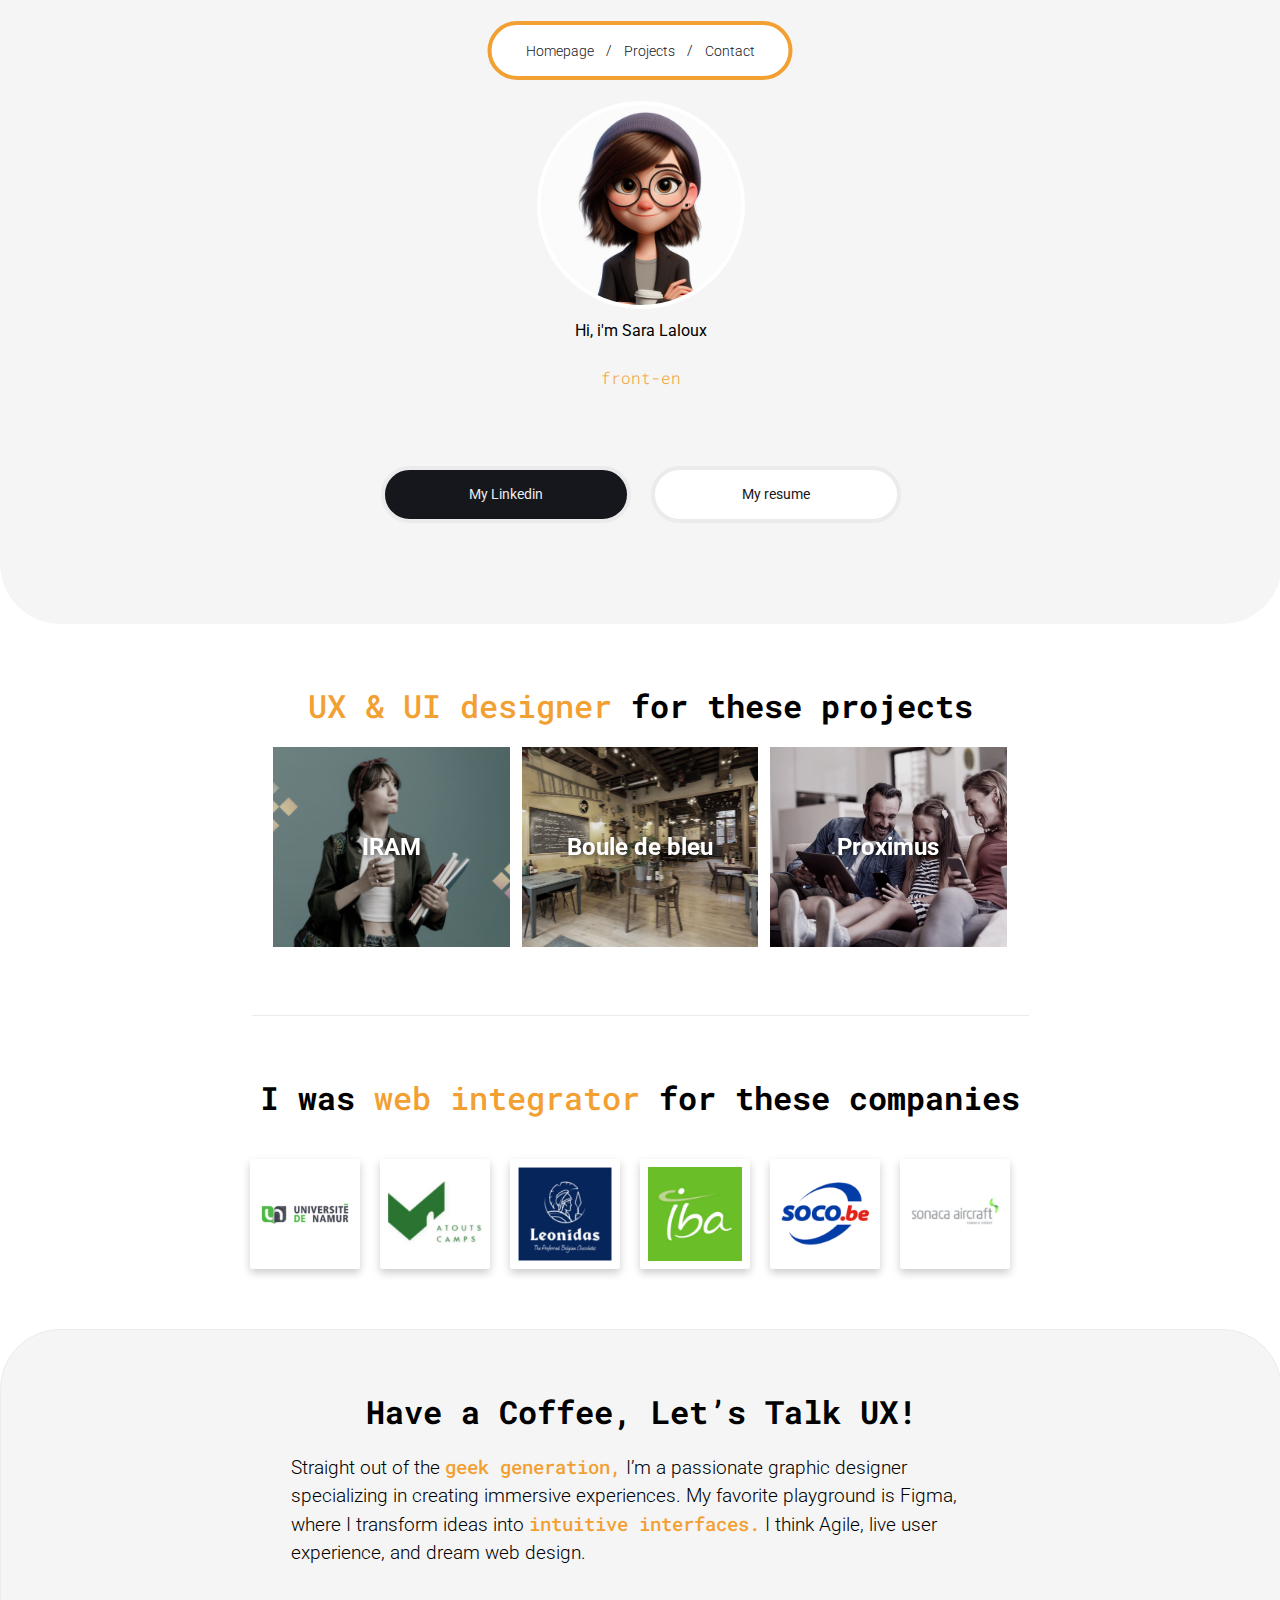
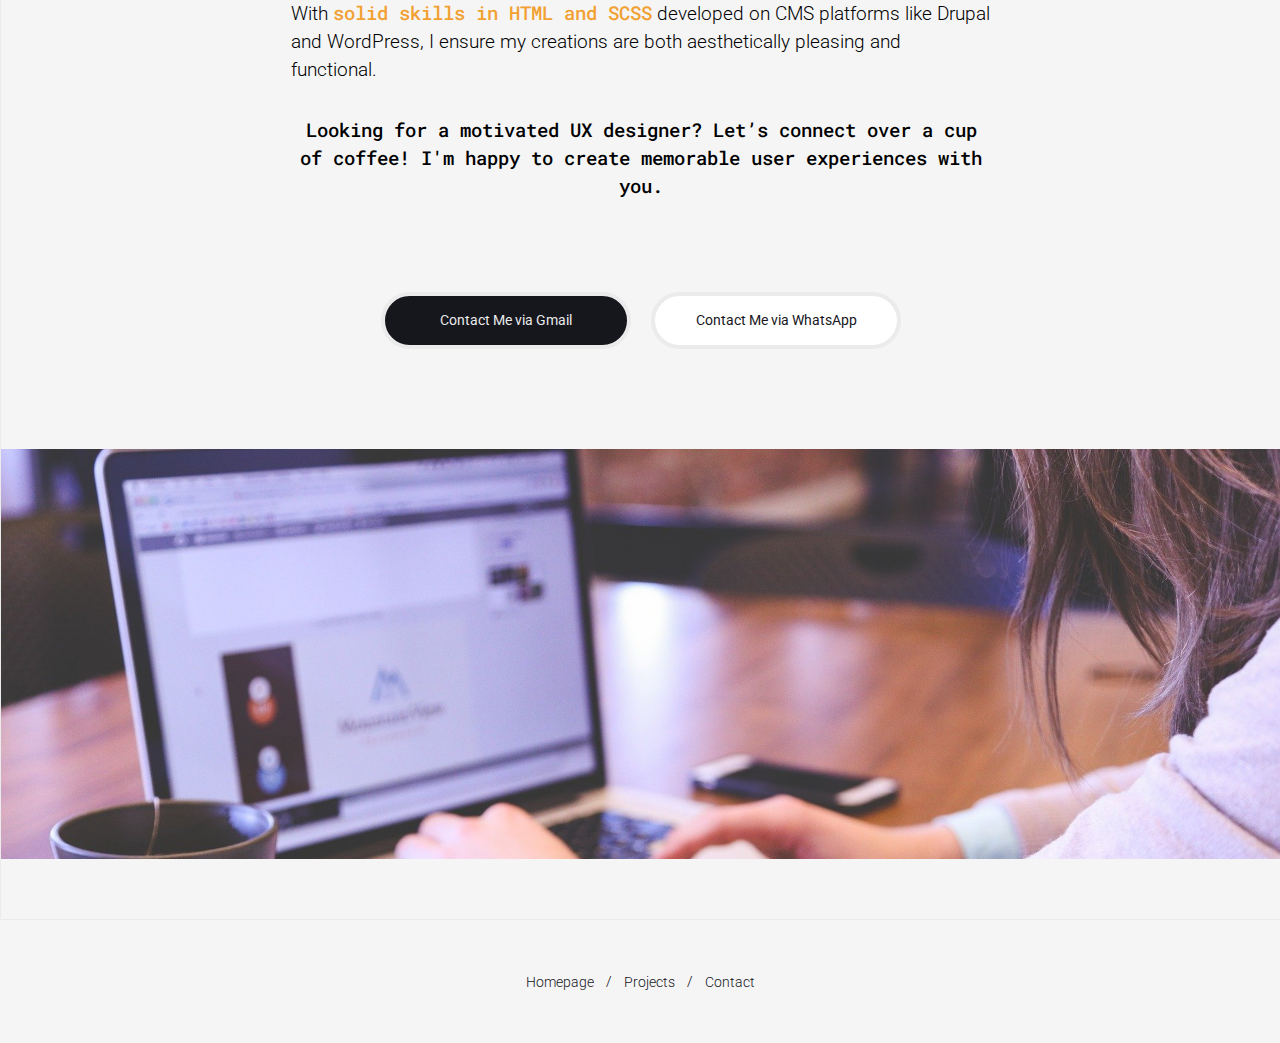
<file: index.html>
<!DOCTYPE html>
<html lang="en">
<head>
    <meta charset="UTF-8">
    <meta name="viewport" content="width=device-width, initial-scale=1.0">
    <link rel="stylesheet" href="./src/styles/stylesheets/styles.css">
    <title>Sara Laloux - Portfolio</title>
</head>
<body>
   
    <header id="homepage">
        <div class="container">
            <nav>
                <div class="nav header-nav">
                    <ul>
                        <li><a href="#homepage">Homepage</a></li>
                        <li><span>/</span></li>
                        <li><a href="#projects">Projects</a></li>
                        <li><span>/</span></li>
                        <li><a href="#contact">Contact</a></li>
                    </ul>
                </div>
            </nav>
        </div>

        <div class="hero">
            <div class="container">
                <div class="portrait"></div>
                <h1>Hi, i'm Sara Laloux</h1>
                <div class="hero__content__ityped">
                    <p><span class="typed-text" id="typed-text"></span></p>
                </div>
                <div class="container-buttons">
                    <a class="button dark" href="https://www.linkedin.com/in/saralaloux/">My Linkedin</a>
                    <a class="button light" id="resumeButton">My resume</a>
                </div>
                <div class="div-contain"  id="projects"></div>
            </div>
        </div>
    </header>
    <main>
        <section class="projects">
            <div class="container">
                <h2><span class="orange">UX & UI designer</span> for these projects</h2>
                <div class="projects__details">
                    <div class="projects__details__container">
                        <a href="iram-detail.html" class="card-link iram">          
                            <h3>IRAM</h3>
                            <img src="./src/assets/iram.jpg" alt="Image d'une étudiante">
                        </a>
                    </div>  
                    <div class="projects__details__container">
                        <div class="infos">
                        </div>
                        <a href="bdb-detail.html" class="card-link bdb">
                            <h3>Boule de bleu</h3>
                            <img src="./src/assets/aperos.jpg" alt="Image de restaurant">
                        </a>
                    </div> 
                    <div class="projects__details__container">
                        <div class="infos">
                        </div>
                        <a href="proximus-detail.html" class="card-link proximus">
                            <h3>Proximus</h3>
                            <img src="./src/assets/proximus.jpg" alt="image d'une famille">
                        </a>
                    </div> 
                    <!-- <div class="projects__details__container">
                        <div class="infos">
                        </div>
                        <a href="persona-detail.html" class="card-link proximus">
                            <h3>Proximus</h3>
                            <img src="./src/assets/proximus.jpg" alt="image d'une famille">
                        </a>
                    </div>  -->
                </div>
            </div>
        </section>
        <section class="company">
            <div class="container">
                <h2>I was <span class="orange">web integrator</span> for these companies</h2>
                <div class="company__logos">
                    <a href="https://www.unamur.be/fr" class="company__logos__container" target="_blank"><img src="./src/assets/logo-unamur.png" alt="logo unamur"></a>
                    <a href="https://www.atoutscamps.be/" class="company__logos__container" target="_blank"><img src="./src/assets/logo-atoutcamp.png" alt="logo atoutscamps"></a>
                    <a href="https://www.leonidas.com/be_fr" class="company__logos__container" target="_blank"><img  src="./src/assets/logo-leonidas.png" alt="logo Leonidas"></a>
                    <a href="https://www.campus-iba.com/resources-center" class="company__logos__container" target="_blank"><img src="./src/assets/logo-iba.png" alt="logo iba"></a>
                    <a href="https://soco.be/fr" class="company__logos__container" target="_blank"><img src="./src/assets/logo-soco.png" alt="logo soco"></a>
                    <a href="https://www.sonaca-aircraft.com/" class="company__logos__container" target="_blank"><img src="./src/assets/logo-sonaca.png" alt="logo sonaca sonaca-aircraft"></a>
                    <div class="div-contain"  id="contact"></div>
                </div>
            </div>
        </section>
        <section class="contact">
            <div class="container">
                <h2>Have a Coffee, Let’s Talk UX!</h2>
                <p>
                    Straight out of the <span class="orange">geek generation,</span>
                    I’m a passionate graphic designer specializing in creating immersive experiences. 
                    My favorite playground is Figma, where I transform ideas into <span class="orange">intuitive interfaces.</span> 
                    I think Agile, live user experience, and dream web design. </p>
                    <p>With <span class="orange">solid skills in HTML and SCSS</span> developed on CMS platforms like Drupal
                     and WordPress, I ensure my creations are both aesthetically pleasing and functional.</p>
                     <p class="bold">Looking for a motivated UX designer? Let’s connect over a cup of coffee! 
                      I'm happy to create memorable user experiences with you.</p>

                <div class="container-buttons">
                    <a href="mailto:sara.laloux@gmail.com" class="button dark" target="_blank">Contact Me via Gmail</a>
                    <a href="https://wa.me/0492048282" class="button light" target="_blank">Contact Me via WhatsApp</a>
                </div>
                <div class="img-bg">
                    <img src="./src/assets/bg_image.jpg" alt="">
                </div>
            </div>
        </section>
    </main>
    <footer>
            <div class="nav">
                <ul>
                    <li><a href="#">Homepage</a></li>
                    <li><span>/</span></li>
                    <li><a href="#">Projects</a></li>
                    <li><span>/</span></li>
                    <li><a href="#">Contact</a></li>
                </ul>
            </div>
    </footer>
    <script src="./script.js"></script>
</body>
</html>
</file>
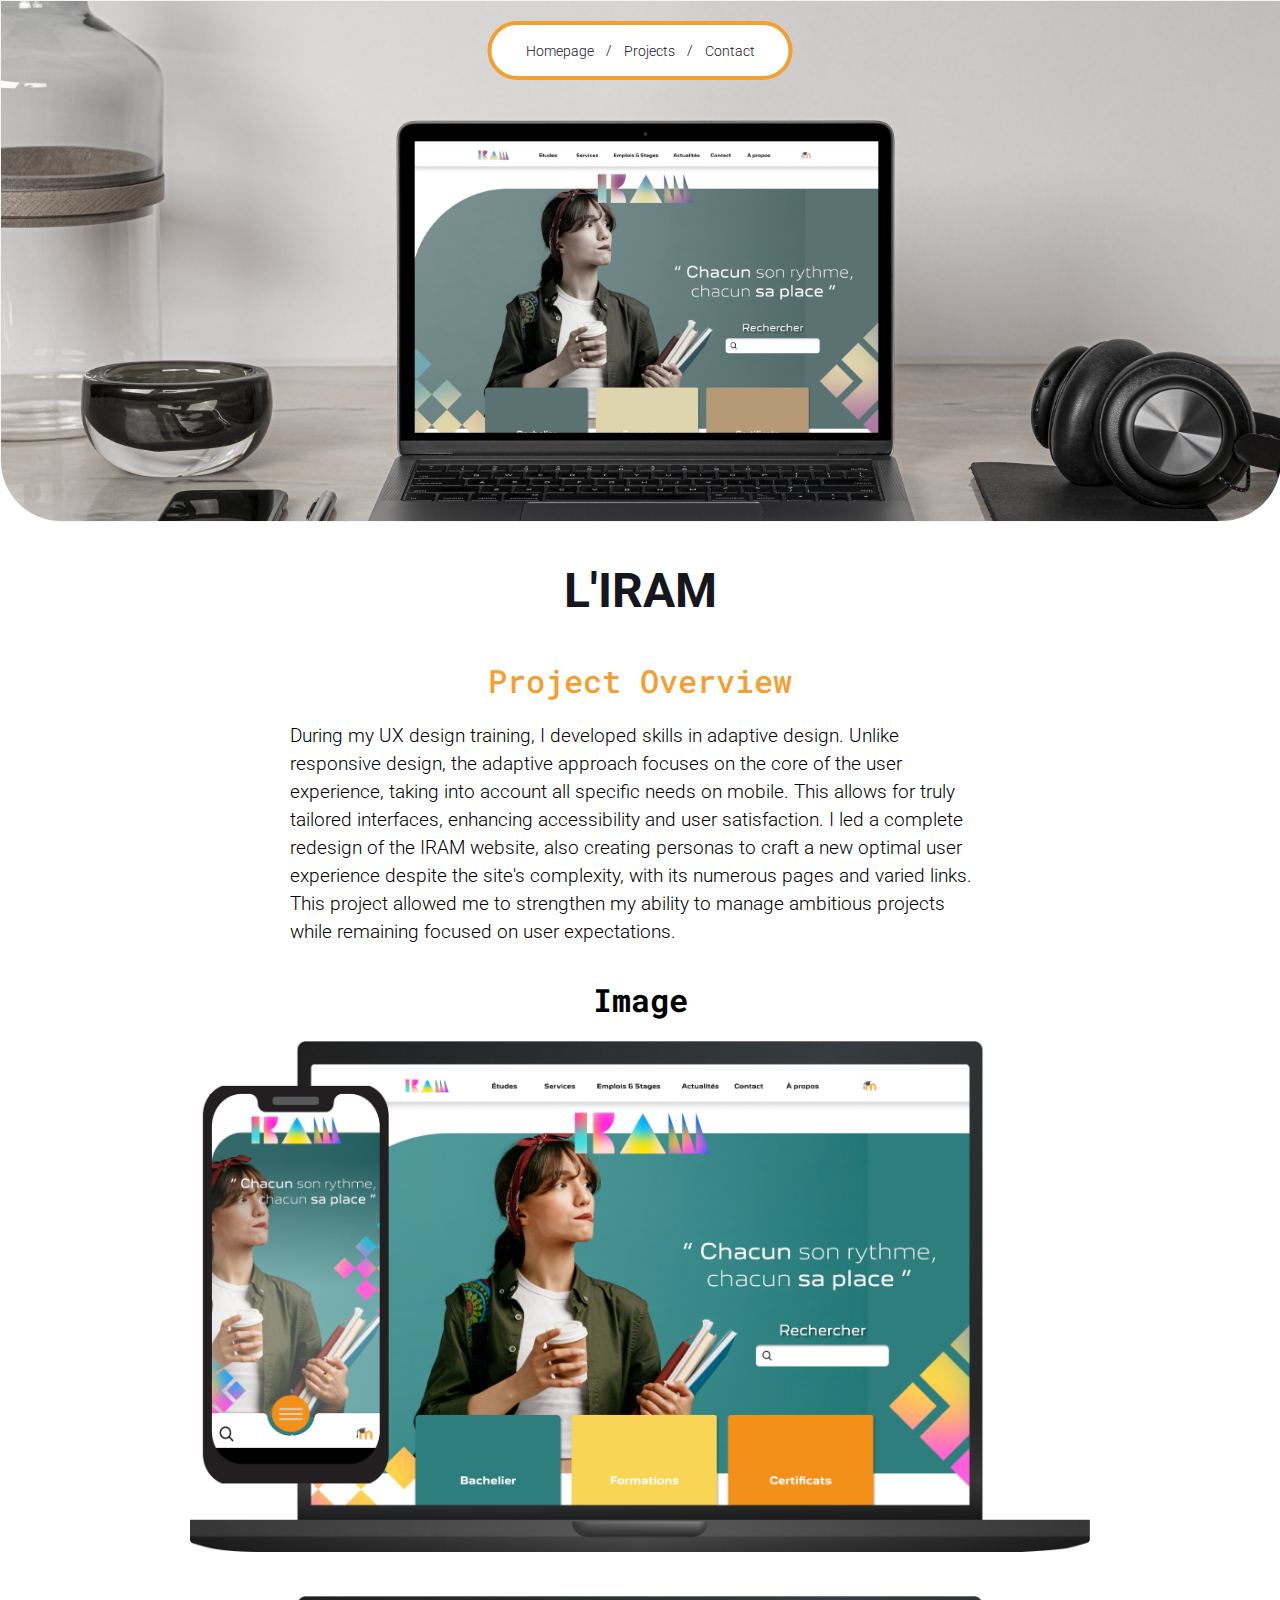
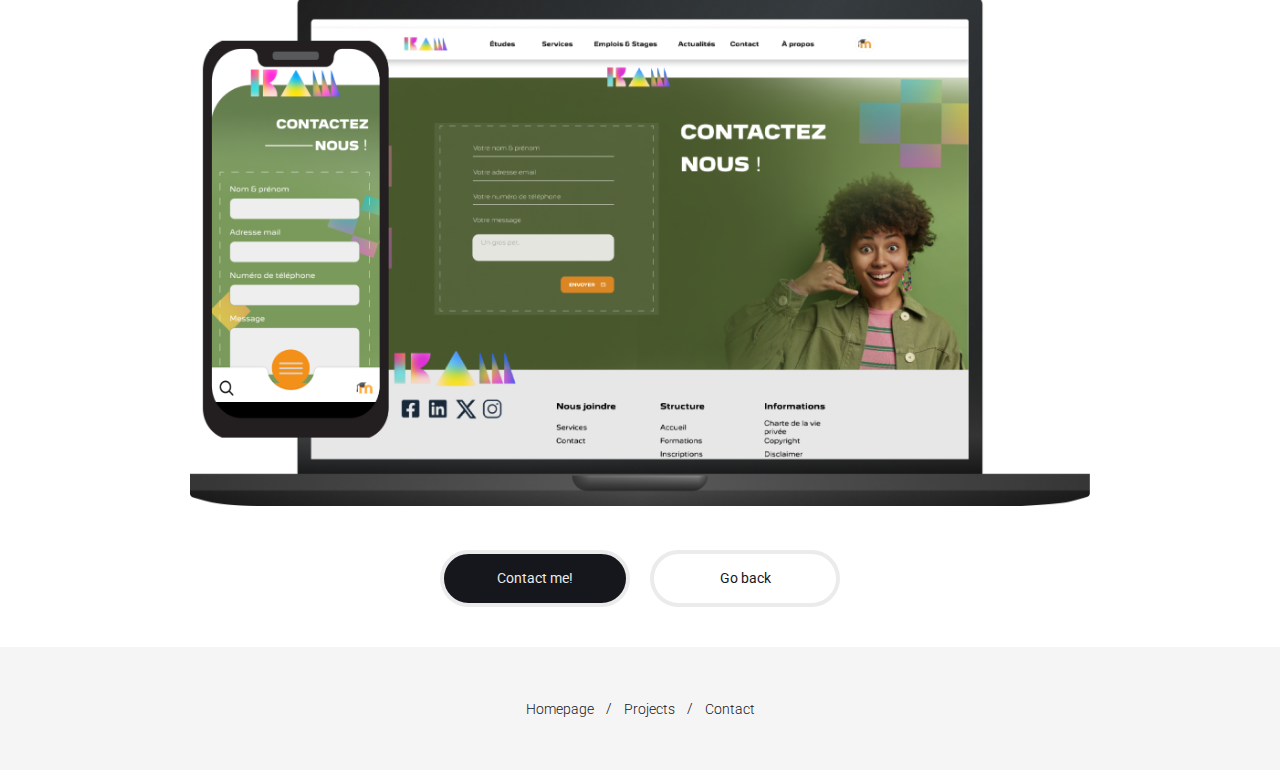
<file: iram-detail.html>
<!DOCTYPE html>
<html lang="en">
<head>
    <meta charset="UTF-8">
    <meta name="viewport" content="width=device-width, initial-scale=1.0">
    <title>Sara Laloux - Proximus</title>
    <link rel="stylesheet" href="./src/styles/stylesheets/styles.css">
</head>
<body>
    <header>
        <div class="container">
            <nav>
                <div class="nav header-nav">
                    <ul>
                        <li><a href="index.html#homepage">Homepage</a></li>
                        <li><span>/</span></li>
                        <li><a href="index.html#projects">Projects</a></li>
                        <li><span>/</span></li>
                        <li><a href="index.html#contact">Contact</a></li>
                    </ul>
                </div>
            </nav>
        </div>
        <div class="projects-detail">
            <div class="img-detail">
                <img src="./src/assets/mockup-hp-iram.jpg" alt="">
            </div>
            <!-- <div class="container">
                <div class="cover-detail">
                    <img src="./src/assets/mockup-iram-hp.png" alt="">
                </div>
                <div class="container-buttons">
                    <a class="button dark" target="_blank" href="https://iramps.be/">View the real website</a>
                </div>
            </div> -->
        </div>
    </header>
    <div class="project-detail-resume">
        <div class="container">
            <h1>L'IRAM</h1>
            <div class="parag">
                <h2 class="orange">Project Overview</h2>
                <p>
                    During my UX design training, I developed skills in adaptive 
                    design. Unlike responsive design, the adaptive approach 
                    focuses on the core of the user experience, taking into 
                    account all specific needs on mobile. This allows for 
                    truly tailored interfaces, enhancing accessibility and 
                    user satisfaction. I led a complete redesign of the IRAM 
                    website, also creating personas to craft a new optimal 
                    user experience despite the site's complexity, with its 
                    numerous pages and varied links. This project allowed me 
                    to strengthen my ability to manage ambitious projects while
                     remaining focused on user expectations.</p>
            </div>
            <div class="parag">
                <h2 >Image</h2>
                <div class="parag-img-container">
                    <div class="img-container">
                        <img src="./src/assets/mockup-iram-hp.png" alt="">
                    </div>
                    <div class="img-container">
                        <img src="./src/assets/mockup-iram-contact.png" alt="">
                    </div>
                </div>
            </div>
            <div class="link container-buttons">
                <a class="button dark" href="index.html#contact">Contact me!</a>
                <a class="button light"href="index.html#homepage">Go back</a>
            </div>
        </div>
       
    </div>
    <footer detail-footer>
        <nav>
            <div class="nav">
                <ul>
                    <li><a href="index.html#homepage">Homepage</a></li>
                    <li><span>/</span></li>
                    <li><a href="index.html#projects">Projects</a></li>
                    <li><span>/</span></li>
                    <li><a href="index.html#contact">Contact</a></li>
                </ul>
            </div>
        </nav>
    </footer>
</body>
</html>
</file>
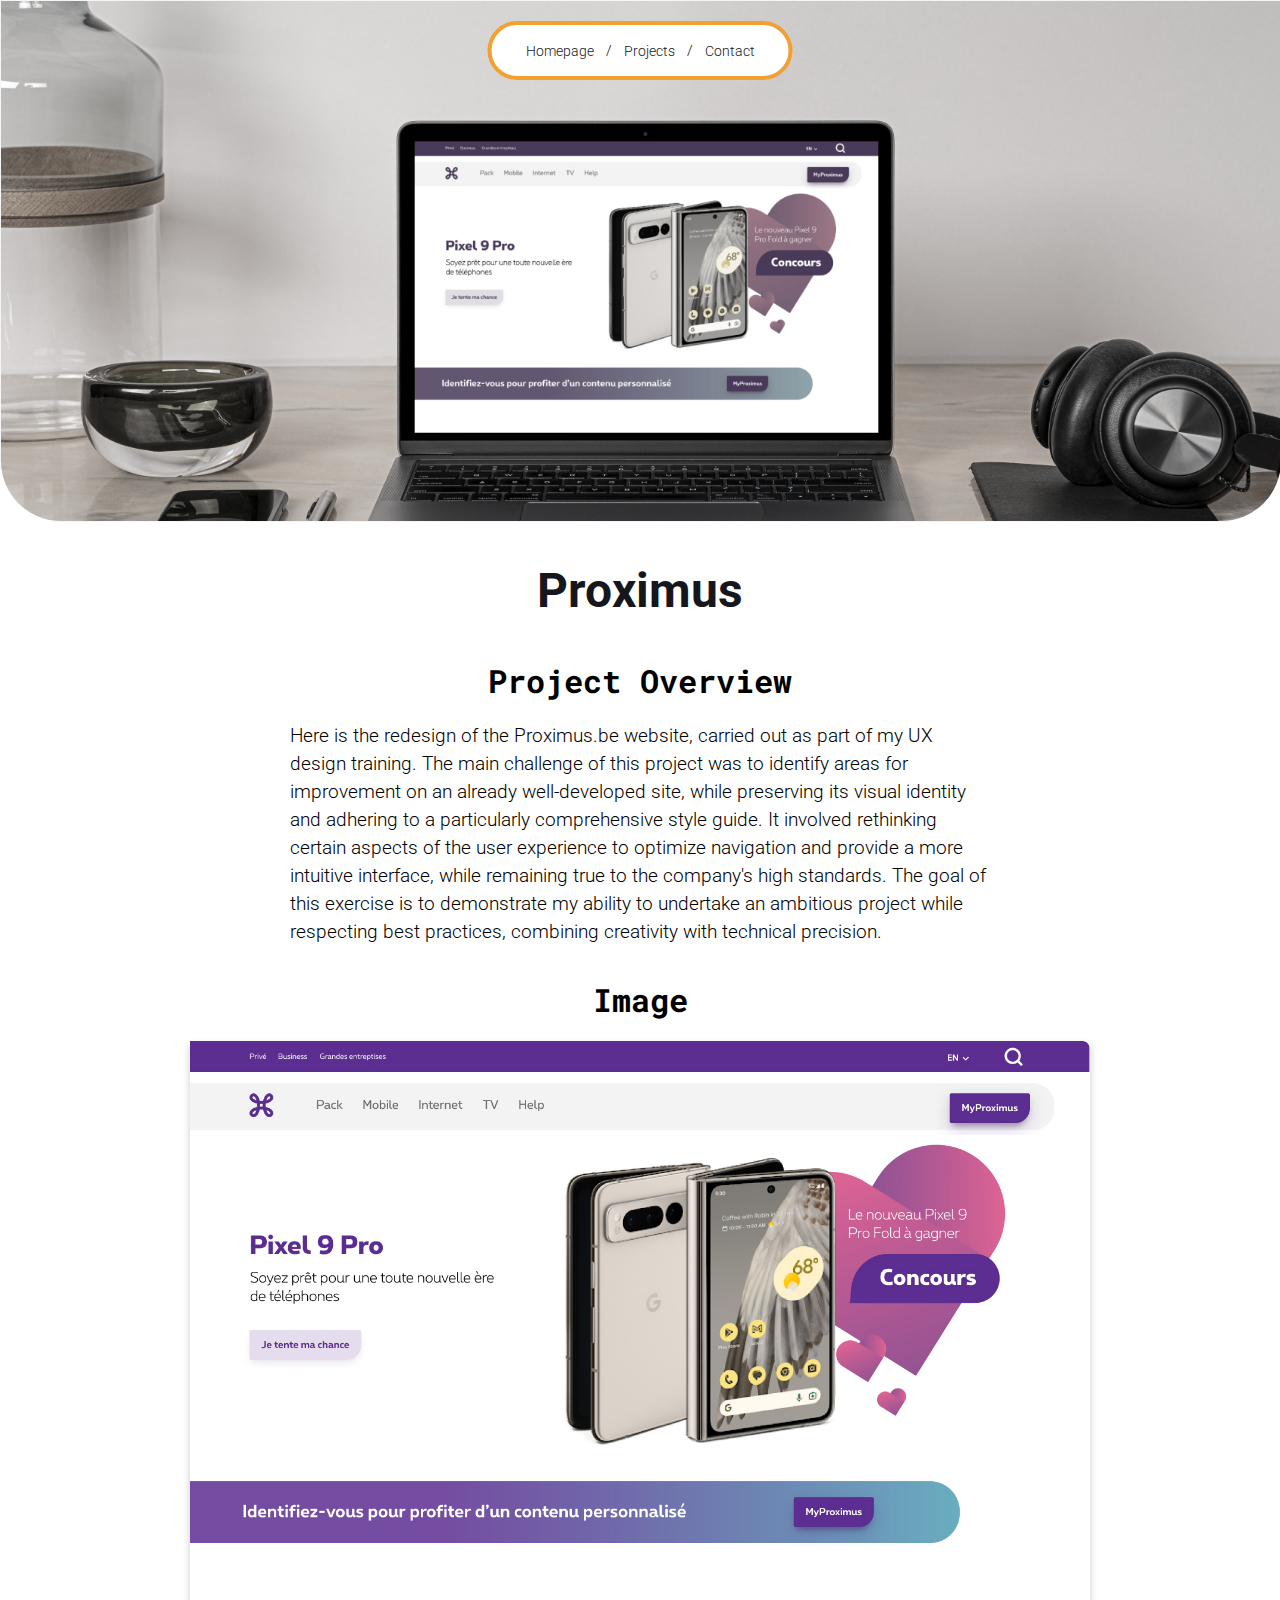
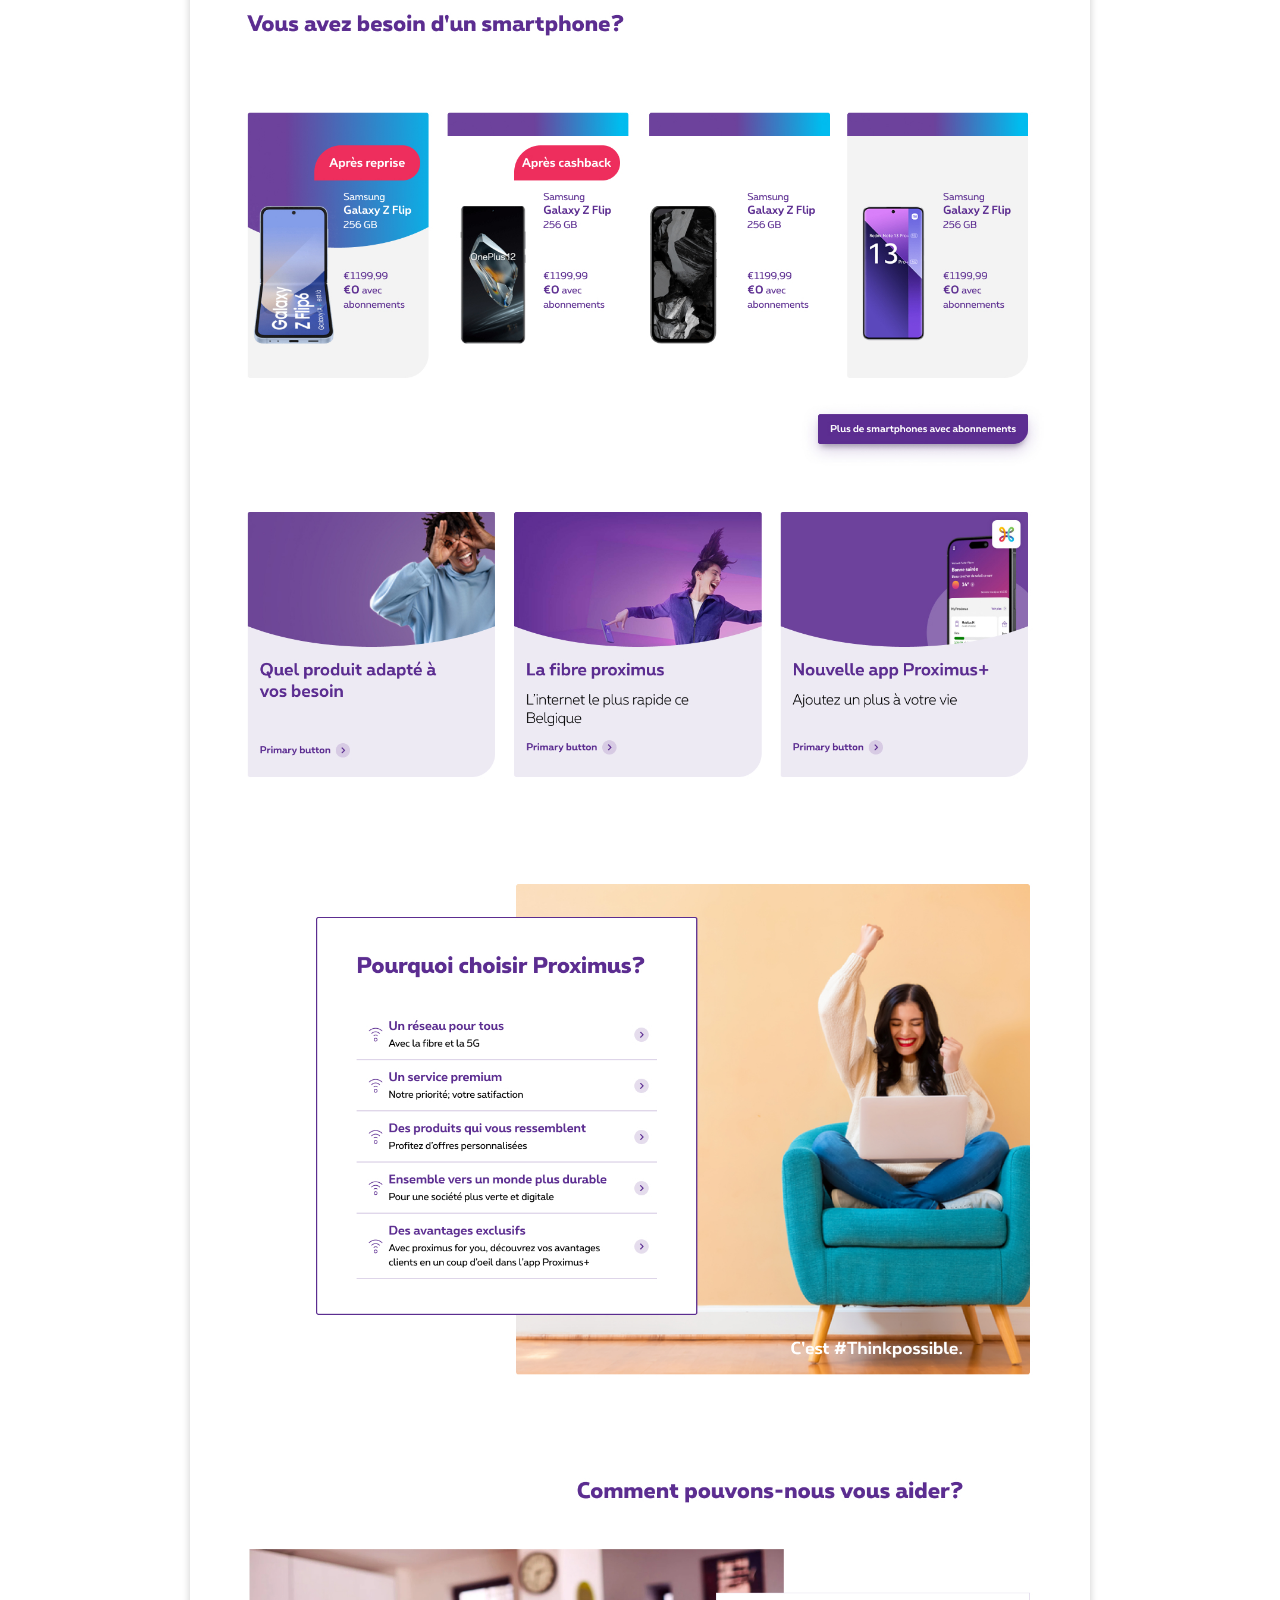
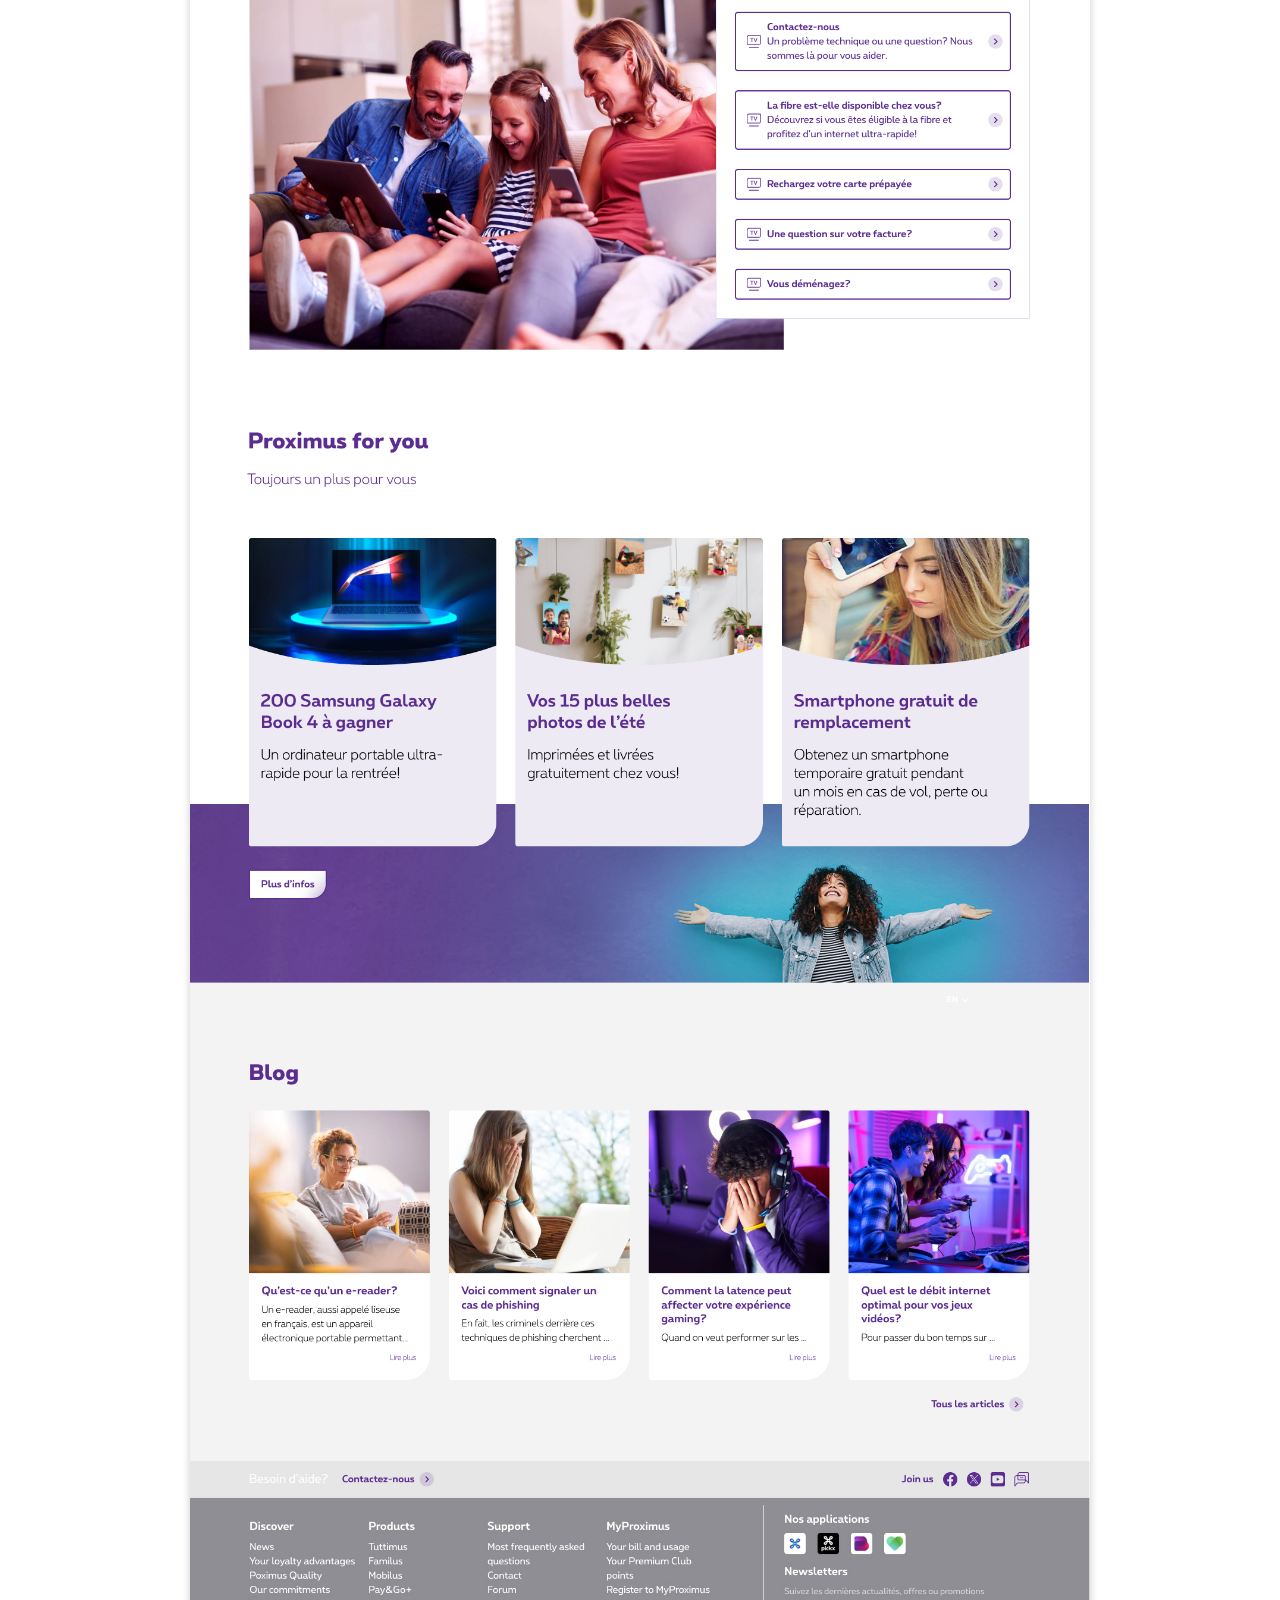
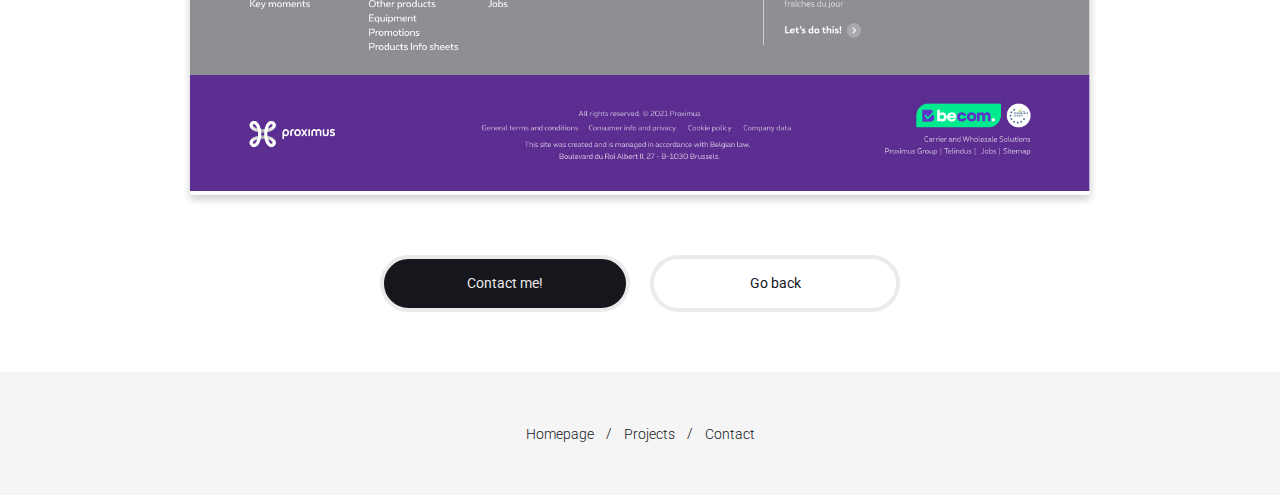
<file: proximus-detail.html>
<!DOCTYPE html>
<html lang="en">
<head>
    <meta charset="UTF-8">
    <meta name="viewport" content="width=device-width, initial-scale=1.0">
    <title>Sara Laloux - Proximus</title>
    <link rel="stylesheet" href="./src/styles/stylesheets/styles.css">
</head>
<body>
    <header>
        <div class="container">
            <nav>
                <div class="nav header-nav">
                    <ul>
                        <li><a href="index.html#homepage">Homepage</a></li>
                        <li><span>/</span></li>
                        <li><a href="index.html#projects">Projects</a></li>
                        <li><span>/</span></li>
                        <li><a href="index.html#contact">Contact</a></li>
                    </ul>
                </div>
            </nav>
        </div>
        <div class="projects-detail">
            <div class="img-detail">
                <img src="./src/assets/mockup-proximus.jpg" alt="mise ene situation du site proximus">
            </div>
            <!-- <div class="container">
                <div class="cover-detail">
                    <img src="./src/assets/cover-prox-hp.png" alt="">
                </div>
                <div class="container-buttons">
                    <a class="button dark" target="_blank" href="https://www.proximus.be/fr/id_personal/particuliers.html ">View the real website</a>
                </div>
            </div> -->
        </div>
    </header>
    <div class="project-detail-resume">
        <div class="container">
            <h1>Proximus</h1>
            <div class="parag">
                <h2>Project Overview</h2>
                <p>
                    Here is the redesign of the Proximus.be website, 
                    carried out as part of my UX design training. 
                    The main challenge of this project was to identify 
                    areas for improvement on an already well-developed site, 
                    while preserving its visual identity and adhering to a 
                    particularly comprehensive style guide. It involved 
                    rethinking certain aspects of the user experience 
                    to optimize navigation and provide a more intuitive 
                    interface, while remaining true to the company's high 
                    standards. The goal of this exercise is to demonstrate 
                    my ability to undertake an ambitious project while 
                    respecting best practices, combining creativity with 
                    technical precision.</p>
            </div>
            <div class="parag">
                <h2>Image</h2>
                <div class="img-container shadow">
                    <img src="./src/assets/site-proximus.jpg" alt="">
                </div>
            </div>
            <div class="container-buttons">
                <a class="button dark" href="index.html#contact">Contact me!</a>
                <a class="button light"href="index.html#homepage">Go back</a>
            </div>
        </div>
       
    </div>
    <footer detail-footer>
        <nav>
            <div class="nav">
                <ul>
                    <li><a href="index.html#homepage">Homepage</a></li>
                    <li><span>/</span></li>
                    <li><a href="index.html#projects">Projects</a></li>
                    <li><span>/</span></li>
                    <li><a href="index.html#contact">Contact</a></li>
                </ul>
            </div>
        </nav>
    </footer>
</body>
</html>
</file>
<file: src/styles/stylesheets/styles.css>
@import url("https://fonts.googleapis.com/css2?family=Roboto+Mono:ital,wght@0,100..700;1,100..700&family=Roboto:ital,wght@0,100;0,300;0,400;0,500;0,700;0,900;1,100;1,300;1,400;1,500;1,700;1,900&display=swap");
/* Largeur du curseur */
/* Largeur maximale du conteneur */
/* Couleur du curseur */
.example-roboto {
  font-family: Roboto, sans-serif;
  font-weight: 700;
  font-style: normal;
}

.example-roboto-mono {
  font-family: Roboto Mono, sans-serif;
  font-weight: 300;
  font-style: italic;
}

.example-container {
  display: flex;
  flex-direction: column;
  justify-content: center;
  align-items: center;
  flex-wrap: wrap;
}

* {
  margin: 0;
  padding: 0;
}

body {
  font-family: Roboto, sans-serif;
  font-weight: 400;
  font-style: normal;
  margin: 0 auto;
  position: relative;
}

h1 {
  font-family: Roboto, sans-serif;
  font-weight: 400;
  font-style: normal;
  font-size: 1rem;
  padding: 12px 0;
  margin: 0 auto;
  text-align: center;
}

h2 {
  font-family: Roboto Mono, sans-serif;
  font-weight: 700;
  font-style: normal;
  font-size: 1rem;
  text-align: center;
  padding-bottom: 20px;
}
@media (min-width: 768px) {
  h2 {
    font-size: 1.4rem;
  }
}
@media (min-width: 1024px) {
  h2 {
    font-size: 2rem;
  }
}

h3 {
  font-family: Roboto, sans-serif;
  font-weight: 700;
  font-style: normal;
  color: #fff;
  position: relative;
  text-shadow: 2px 2px 5px rgba(0, 0, 0, 0.6);
}

.orange {
  color: #F2A032;
  font-family: Roboto Mono, sans-serif;
  font-weight: 500;
  font-style: normal;
}

p {
  font-family: Roboto, sans-serif;
  font-weight: 300;
  font-style: normal;
  font-size: 1.2rem;
  line-height: 28px;
  max-width: 700px;
  display: block;
  margin: 0 auto;
  padding-bottom: 32px;
}

.typed-text {
  font-family: Roboto Mono, sans-serif;
  font-weight: 300;
  font-style: normal;
  font-size: 1rem;
  color: #F2A032;
}

.container-buttons {
  display: flex;
  flex-direction: column;
  justify-content: stretch;
  align-items: stretch;
  flex-wrap: nowrap;
  gap: 20px;
  width: 80%;
  max-width: 320px;
  margin: 40px auto;
}
@media (min-width: 768px) {
  .container-buttons {
    display: flex;
    flex-direction: row;
    justify-content: center;
    align-items: center;
    flex-wrap: nowrap;
    margin: 60px auto;
    max-width: 520px;
    width: 100%;
  }
}
@media (min-width: 768px) {
  .container-buttons .button {
    flex: 1;
  }
}
.container-buttons .button.light {
  background-color: #fff;
  color: #16161d;
  padding: 16px 20px;
  border: 4px solid #ebebeb;
  border-radius: 50px;
  cursor: pointer;
  text-align: center;
  text-decoration: none;
  font-size: 0.9rem;
  transition: background-color 0.3s ease, border-color 0.3s ease;
}
@media (min-width: 768px) {
  .container-buttons .button.light {
    flex: 1;
  }
}
.container-buttons .button.light:hover {
  background-color: #e6e6e6;
  border-color: #d2d2d2;
}
.container-buttons .button.dark {
  background-color: #16161d;
  color: #ebebeb;
  padding: 16px 20px;
  border: 4px solid #ebebeb;
  border-radius: 50px;
  cursor: pointer;
  text-align: center;
  text-decoration: none;
  font-size: 0.9rem;
  transition: background-color 0.3s ease, border-color 0.3s ease;
}
@media (min-width: 768px) {
  .container-buttons .button.dark {
    flex: 1;
  }
}
.container-buttons .button.dark:hover {
  background-color: black;
  border-color: #d2d2d2;
}

header {
  width: 100%;
  background-color: #f5f5f5;
  position: relative;
  border: 1px #f5f5f5 solid;
  border-radius: 0 0 60px 60px;
}
header .container {
  padding: 0 12px;
  margin: 0 auto;
}
@media (min-width: 1024px) {
  header .container {
    max-width: 1440px;
  }
}

.hero {
  align-content: center;
  margin: 0 auto;
  padding: 60px 0;
}
@media (min-width: 768px) {
  .hero {
    margin: 60px auto 0;
    padding: 40px 0;
  }
}
.hero .portrait {
  margin: 0 auto;
  width: 200px;
  height: 200px;
  background-size: cover;
  background-position: center;
  background-repeat: no-repeat;
  background-image: url("../../assets/portrait.jpeg");
  border-radius: 50%;
  border: 4px solid #fff;
}

.hero__content__ityped {
  height: 30px;
  text-align: center;
  padding: 12px 0;
}

.header-nav {
  position: fixed;
  bottom: 20px;
  left: 50%;
  transform: translateX(-50%);
  background-color: white;
  padding: 10px;
  border-radius: 50px;
  border: 4px solid #F2A032;
  z-index: 1000;
}
@media (min-width: 768px) {
  .header-nav {
    padding: 4px 10px;
    bottom: inherit;
    margin-top: 20px;
  }
}

.nav ul {
  display: flex;
  flex-direction: row;
  justify-content: right;
  align-items: center;
  flex-wrap: nowrap;
  padding: 12px 24px;
  gap: 12px;
}
@media (min-width: 768px) {
  .nav ul {
    flex-wrap: wrap;
  }
}
.nav ul li {
  list-style-type: none;
}
.nav ul li a,
.nav ul li span {
  font-family: Roboto, sans-serif;
  font-weight: 300;
  font-style: normal;
  font-size: 0.9rem;
}
.nav ul li span {
  display: none;
}
@media (min-width: 768px) {
  .nav ul li span {
    display: block;
  }
}
.nav ul li a {
  position: relative;
  text-decoration: none;
  color: #16161d;
}
.nav ul li a:hover {
  color: #F2A032;
}
.nav ul li a::after {
  content: "";
  position: absolute;
  left: 0;
  bottom: 0;
  width: 0;
  height: 1px;
  background-color: #F2A032;
  transition: width 0.3s ease;
}
.nav ul li a:hover::after {
  width: 100%;
}

section {
  display: flex;
  flex-direction: column;
  justify-content: center;
  align-items: center;
  flex-wrap: nowrap;
  margin: 40px auto 0;
  gap: 32px;
}
@media (min-width: 768px) {
  section {
    margin: 60px auto 0;
  }
}
section .container {
  display: flex;
  flex-direction: column;
  justify-content: center;
  align-items: center;
  flex-wrap: nowrap;
}

.company {
  width: 100%;
  background-color: #fff;
}
.company .container {
  padding: 0 12px;
  margin: 0 auto;
}
@media (min-width: 1024px) {
  .company .container {
    max-width: 1440px;
  }
}
.company__logos {
  display: flex;
  flex-wrap: wrap;
  gap: 20px;
  justify-content: center;
  max-width: 240px;
  margin-bottom: 40px;
}
@media (min-width: 768px) {
  .company__logos {
    display: flex;
    flex-direction: row;
    justify-content: center;
    align-items: center;
    flex-wrap: nowrap;
    padding: 20px 0;
    max-width: 1024px;
  }
}
.company__logos__container {
  flex: 1 1 30%;
  max-width: 50%;
  border-radius: 2px;
  display: flex;
  padding: 8px;
  box-shadow: 0px 4px 8px rgba(0, 0, 0, 0.2);
}
@media (min-width: 768px) {
  .company__logos__container {
    max-width: none;
    margin-bottom: 0;
  }
}
.company__logos img {
  height: auto;
  width: 94px;
}

.projects {
  width: 100%;
  background-color: #fff;
}
.projects .container {
  padding: 0 12px;
  margin: 0 auto;
}
@media (min-width: 1024px) {
  .projects .container {
    max-width: 1440px;
  }
}
.projects__details {
  gap: 12px;
  display: flex;
  flex-wrap: wrap;
  justify-content: center;
  border-bottom: 1px solid #ebebeb;
}
@media (min-width: 768px) {
  .projects__details {
    padding-bottom: 68px;
  }
}
@media (min-width: 1024px) {
  .projects__details {
    display: flex;
    flex-direction: row;
    justify-content: center;
    align-items: center;
    flex-wrap: nowrap;
  }
}
.projects__details h3 {
  position: absolute;
  top: 50%;
  left: 50%;
  transform: translate(-50%, -50%);
  margin: 0;
  font-size: 1.5rem;
  width: 100%;
  text-align: center;
  z-index: 5;
}
.projects__details__container {
  position: relative;
  overflow: hidden;
  max-width: 100%;
  flex: 1 1 100%;
  transition: opacity 0.8s ease;
  z-index: 2;
  box-shadow: 2px 2px 5px rgba(0, 0, 0, 0);
  transition: box-shadow 0.5s ease;
  filter: grayscale(70%);
  height: 200px;
}
@media (min-width: 500px) {
  .projects__details__container {
    flex: 1 1 33%;
  }
}
@media (min-width: 768px) {
  .projects__details__container {
    flex: 1 1 calc(33% - 20px);
    max-width: calc(33% - 20px);
  }
}
.projects__details__container:hover {
  filter: grayscale(10%);
  box-shadow: 2px 2px 5px rgba(0, 0, 0, 0.3);
}
.projects__details__container .card-link {
  overflow: hidden;
}
.projects__details__container .card-link:before {
  content: "";
  position: absolute;
  top: 0;
  left: 0;
  width: 100%;
  height: 100%;
  background-color: rgba(0, 0, 0, 0.1);
  transition: background-color 0.3s ease;
  z-index: 5;
  pointer-events: none;
}
.projects__details__container .card-link img {
  width: 100%;
}
@media (min-width: 500px) {
  .projects__details__container .card-link img {
    width: 100%;
    height: 100%;
    -o-object-fit: cover;
       object-fit: cover;
  }
}

.contact {
  width: 100%;
  background-color: #f5f5f5;
  padding: 40px 0;
  border: 1px solid #ebebeb;
  border-radius: 60px 60px 0 0;
  position: relative;
  margin: 0 auto;
}
.contact .container {
  padding: 0 12px;
  margin: 0 auto;
}
@media (min-width: 1024px) {
  .contact .container {
    max-width: 1440px;
  }
}
@media (min-width: 768px) {
  .contact {
    padding: 60px 0;
  }
}
.contact .container {
  width: calc(100% - 24px);
}
.contact .bold {
  font-family: Roboto Mono, sans-serif;
  font-weight: 500;
  font-style: normal;
  text-align: center;
  font-family: 1.1rem;
}
.contact .img-bg {
  margin: -20px 0 0 0;
  height: 200px;
  width: 100vw;
  overflow: hidden;
  padding: 60px 0;
}
@media (min-width: 768px) {
  .contact .img-bg {
    height: 300px;
  }
}
@media (min-width: 1024px) {
  .contact .img-bg {
    height: 350px;
  }
}
.contact .img-bg img {
  width: 100%;
  -o-object-fit: cover;
     object-fit: cover;
}

footer {
  padding: 40px 0;
  display: block;
  background-color: #f5f5f5;
}
footer .nav {
  display: none;
}
@media (min-width: 768px) {
  footer .nav {
    display: block;
  }
}
footer .nav ul {
  display: flex;
  flex-direction: column;
  justify-content: center;
  align-items: center;
  flex-wrap: nowrap;
}
@media (min-width: 768px) {
  footer .nav ul {
    display: flex;
    flex-direction: row;
    justify-content: center;
    align-items: center;
    flex-wrap: nowrap;
  }
}
footer .nav ul span {
  display: none;
}
@media (min-width: 768px) {
  footer .nav ul span {
    display: block;
  }
}

.cover-detail {
  width: 100%;
  max-width: 800px;
  margin: 0 auto;
  padding-bottom: 20px;
}
.cover-detail img {
  width: 100%;
}

.projects-detail {
  width: 100%;
  background-color: #fff;
  margin: 0 auto;
  position: relative;
}
.projects-detail .container {
  padding: 0 12px;
  margin: 0 auto;
}
@media (min-width: 1024px) {
  .projects-detail .container {
    max-width: 1440px;
  }
}
.projects-detail .img-detail {
  margin: 0 auto;
  border-radius: 0 0 60px 60px;
  height: 440px;
  position: relative;
  overflow: hidden;
  max-width: 1440px;
  width: 100%;
  filter: grayscale(70%);
}
@media (min-width: 1024px) {
  .projects-detail .img-detail {
    height: 520px;
  }
}
.projects-detail .img-detail img {
  position: absolute;
  height: auto; /* Maintient le ratio de l'image */
  -o-object-fit: cover;
     object-fit: cover;
  width: 220%;
  right: -350px;
  bottom: -40px;
}
@media (min-width: 500px) {
  .projects-detail .img-detail img {
    width: 200%;
    right: -100px;
    bottom: -100px;
  }
}
@media (min-width: 768px) {
  .projects-detail .img-detail img {
    width: 150%;
    right: -100px;
    bottom: -200px;
  }
}
@media (min-width: 1024px) {
  .projects-detail .img-detail img {
    width: 100%;
    right: 0;
    bottom: -165px;
  }
}
@media (min-width: 1024px) {
  .projects-detail .container {
    margin: 0 auto;
  }
}
.projects-detail .container .container-buttons {
  margin: 0 auto;
}
.projects-detail .button {
  margin: 40px auto;
}
@media (min-width: 500px) {
  .projects-detail .button {
    max-width: 190px;
    flex: unset;
  }
}
@media (min-width: 768px) {
  .projects-detail .button {
    max-width: 190px;
    flex: unset;
  }
}

.project-detail-resume {
  width: 100%;
  background-color: #fff;
  display: flex;
  flex-direction: column;
  justify-content: center;
  align-items: center;
  flex-wrap: nowrap;
  margin: 0 auto;
}
.project-detail-resume .container {
  padding: 0 12px;
  margin: 0 auto;
}
@media (min-width: 1024px) {
  .project-detail-resume .container {
    max-width: 1440px;
  }
}
.project-detail-resume h1 {
  font-family: Roboto, sans-serif;
  font-weight: 700;
  font-style: normal;
  text-align: center;
  color: #16161d;
  font-size: 3rem;
  padding: 40px 0;
}
.project-detail-resume .container-buttons {
  margin: 40px auto;
}
@media (min-width: 1024px) {
  .project-detail-resume .container-buttons {
    margin: 60px auto;
  }
}
.project-detail-resume .parag-img-container {
  display: flex;
  flex-direction: column;
  justify-content: center;
  align-items: center;
  flex-wrap: nowrap;
  gap: 20px;
}
@media (min-width: 768px) {
  .project-detail-resume .parag-img-container {
    gap: 40px;
  }
}
.project-detail-resume .img-container {
  width: 100%;
  max-width: 900px;
}
.project-detail-resume .img-container.shadow {
  box-shadow: 0px 4px 8px rgba(0, 0, 0, 0.2);
}
.project-detail-resume .img-container img {
  width: 100%;
}
.project-detail-resume .link {
  display: flex;
  flex-direction: column;
  justify-content: center;
  align-items: stretch;
  flex-wrap: nowrap;
  padding: 40px 0;
  margin: 0 auto;
}
@media (min-width: 500px) {
  .project-detail-resume .link {
    display: flex;
    flex-direction: row;
    justify-content: center;
    align-items: stretch;
    flex-wrap: nowrap;
    max-width: 400px;
    gap: 20px;
  }
}
.project-detail-resume .link .button {
  flex: 1;
}

.detail-footer {
  border: 1px #ebebeb solid;
  border-radius: 60px 60px 0 0;
}
</file>
